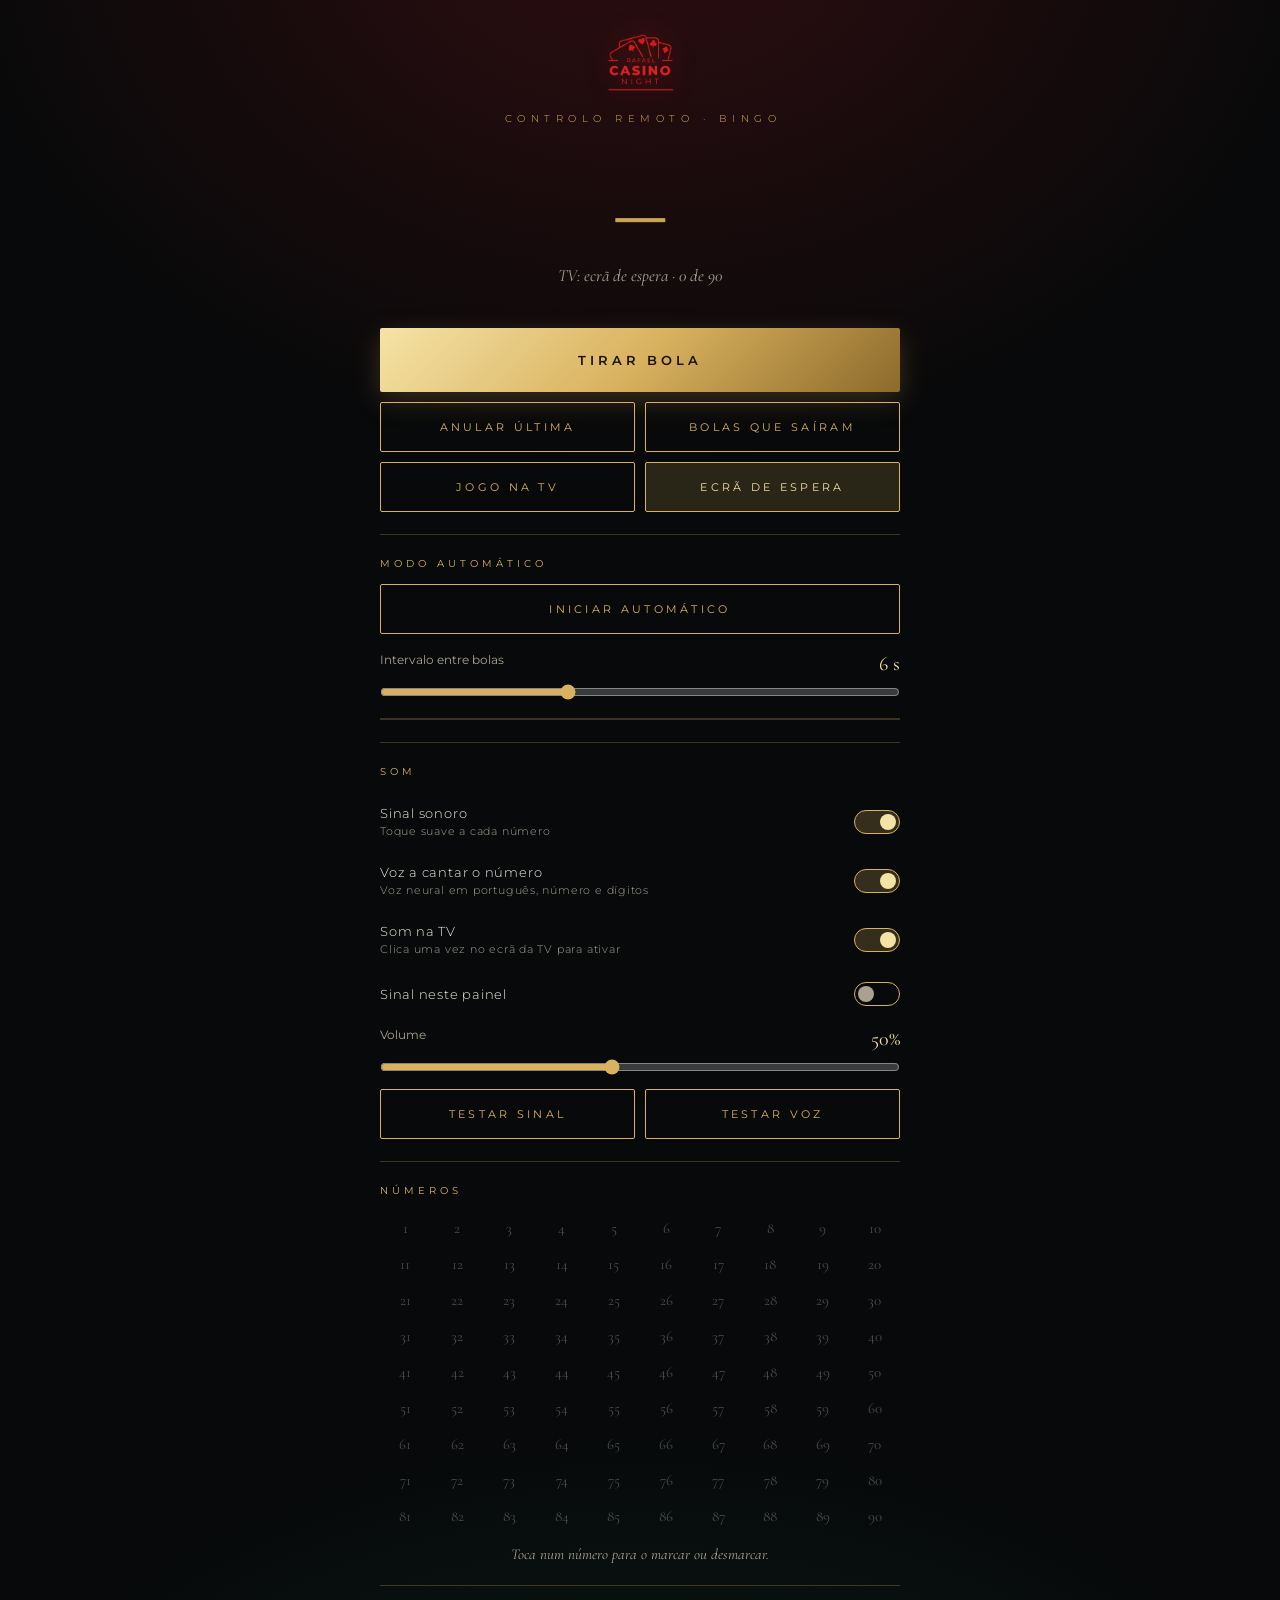
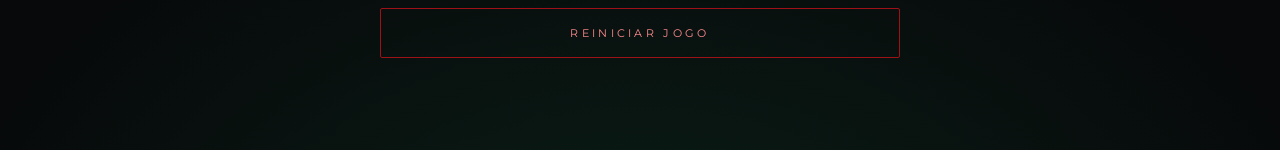
<file: bingo-admin.html>
<!DOCTYPE html>
<html lang="pt">
<head>
<meta charset="utf-8">
<title>Bingo · Controlo Remoto</title>
<meta name="viewport" content="width=device-width,initial-scale=1">
<link rel="icon" href="Cartas.png">
<link href="https://fonts.googleapis.com/css2?family=Cormorant+Garamond:ital,wght@0,300;0,400;0,600;1,300&family=Montserrat:wght@300;400;600&display=swap" rel="stylesheet">
<style>
:root{--bg:#07090a;--red:#e0222a;--red-d:#9d1117;--gold:#d9b25f;--gold-l:#f5e3a6;--gold-d:#8c6a2a;--ink:#f4efe3;--mute:#a9a291;
--serif:'Cormorant Garamond',Georgia,serif;--sans:'Montserrat',system-ui,sans-serif;--line:rgba(217,178,95,.25)}
*{box-sizing:border-box;margin:0;padding:0}
body{font-family:var(--sans);color:var(--ink);min-height:100vh;padding:28px 18px 70px;
background:radial-gradient(ellipse 80% 45% at 50% -5%,rgba(224,34,42,.18),transparent 70%),radial-gradient(ellipse 80% 40% at 50% 110%,rgba(20,90,60,.28),transparent 70%),var(--bg)}
main{max-width:520px;margin:auto}
header{text-align:center;margin-bottom:26px}
header img{height:70px;filter:drop-shadow(0 0 14px rgba(224,34,42,.4))}
.cap{font-size:10px;font-weight:300;letter-spacing:.55em;text-transform:uppercase;color:var(--gold);padding-left:.55em;margin-top:10px}
.sec{border-top:1px solid var(--line);padding:22px 0}
.lbl{font-size:10px;letter-spacing:.4em;text-transform:uppercase;color:var(--gold);margin-bottom:14px}
.now{text-align:center}
#cur{font-family:var(--serif);font-weight:300;font-size:110px;line-height:1;background:linear-gradient(180deg,var(--gold-l),var(--gold) 55%,var(--gold-d));-webkit-background-clip:text;background-clip:text;color:transparent}
#st{font-family:var(--serif);font-style:italic;font-size:17px;color:var(--mute);margin-top:4px}
#lst{font-family:var(--serif);font-size:19px;color:var(--mute);min-height:26px;margin-top:6px;letter-spacing:.1em}
.btn{width:100%;cursor:pointer;font:400 11px var(--sans);letter-spacing:.3em;text-transform:uppercase;padding:17px 10px;border-radius:2px;color:var(--gold);background:none;border:1px solid var(--gold);transition:.25s}
.btn:hover{background:rgba(217,178,95,.1)}
.btn.on{background:rgba(217,178,95,.16);color:var(--gold-l)}
.btn.main{color:#1a1204;font-weight:600;font-size:13px;padding:24px 10px;border:0;background:linear-gradient(135deg,var(--gold-l),var(--gold) 50%,var(--gold-d));box-shadow:0 8px 28px rgba(217,178,95,.22)}
.btn.main:hover{filter:brightness(1.08)}
.btn.red{color:#ff8a8f;border-color:var(--red-d)}
.btn.red:hover{background:rgba(224,34,42,.12)}
.g2{display:grid;grid-template-columns:1fr 1fr;gap:10px;margin-top:10px}
.g3{display:grid;grid-template-columns:repeat(3,1fr);gap:10px}
.row{display:flex;align-items:center;justify-content:space-between;gap:14px;padding:13px 0;font-size:13px;font-weight:300;letter-spacing:.06em}
.row small{display:block;color:var(--mute);font-size:11px;margin-top:3px}
.sw{position:relative;width:46px;height:24px;flex:none}
.sw input{position:absolute;inset:0;opacity:0;width:100%;height:100%;cursor:pointer;z-index:2}
.sw i{position:absolute;inset:0;border-radius:20px;border:1px solid var(--gold);transition:.2s}
.sw i::after{content:"";position:absolute;top:3px;left:3px;width:16px;height:16px;border-radius:50%;background:var(--mute);transition:.2s}
.sw input:checked+i{background:rgba(217,178,95,.22)}
.sw input:checked+i::after{left:25px;background:var(--gold-l)}
input[type=range]{width:100%;accent-color:var(--gold);margin:8px 0 2px}
.rv{display:flex;justify-content:space-between;font-size:12px;color:var(--mute)}
.rv b{color:var(--gold-l);font-weight:400;font-family:var(--serif);font-size:20px}
.bar{height:2px;background:var(--line);margin-top:14px;overflow:hidden}
.bar div{height:100%;width:0;background:var(--gold)}
#grid{display:grid;grid-template-columns:repeat(10,1fr);gap:2px}
#grid div{text-align:center;padding:8px 0;font-family:var(--serif);font-size:15px;color:#4d4d46;cursor:pointer;border-radius:50%}
#grid div.hit{color:var(--gold-l);background:rgba(217,178,95,.14)}
.hint{font-family:var(--serif);font-style:italic;color:var(--mute);font-size:15px;text-align:center;margin-top:12px}
</style>
</head>
<body>
<main>
<header><img src="Logo do Evento.png" alt=""><div class="cap">Controlo Remoto · Bingo</div></header>

<div class="now">
  <div id="cur">–</div>
  <div id="st"></div>
  <div id="lst"></div>
</div>

<div class="sec" style="border:0;padding-top:10px">
  <button class="btn main" id="draw">Tirar bola</button>
  <div class="g2"><button class="btn" id="undo">Anular última</button><button class="btn" id="hist">Bolas que saíram</button></div>
  <div class="g2"><button class="btn" id="start">Jogo na TV</button><button class="btn" id="idleBtn">Ecrã de espera</button></div>
</div>

<div class="sec">
  <div class="lbl">Modo automático</div>
  <button class="btn" id="auto">Iniciar automático</button>
  <div class="rv" style="margin-top:18px"><span>Intervalo entre bolas</span><b id="ivl"></b></div>
  <input type="range" id="speed" min="1" max="15" step="1">
  <div class="bar"><div id="prog"></div></div>
</div>

<div class="sec">
  <div class="lbl">Som</div>
  <div class="row"><div>Sinal sonoro<small>Toque suave a cada número</small></div><label class="sw"><input type="checkbox" id="sound"><i></i></label></div>
  <div class="row"><div>Voz a cantar o número<small>Voz neural em português, número e dígitos</small></div><label class="sw"><input type="checkbox" id="voice"><i></i></label></div>
  <div class="row"><div>Som na TV<small>Clica uma vez no ecrã da TV para ativar</small></div><label class="sw"><input type="checkbox" id="soundTv"><i></i></label></div>
  <div class="row"><div>Sinal neste painel</div><label class="sw"><input type="checkbox" id="soundHere"><i></i></label></div>
  <div class="rv" style="margin-top:8px"><span>Volume</span><b id="vv"></b></div>
  <input type="range" id="vol" min="0.1" max="1" step="0.05">
  <div class="g2"><button class="btn" id="test">Testar sinal</button><button class="btn" id="testv">Testar voz</button></div>
</div>

<div class="sec">
  <div class="lbl">Números</div>
  <div id="grid"></div>
  <p class="hint">Toca num número para o marcar ou desmarcar.</p>
</div>

<div class="sec"><button class="btn red" id="reset">Reiniciar jogo</button></div>
</main>

<script>
const KEY='bingo_state',CH='bingo_channel',$=id=>document.getElementById(id);
let ch;try{ch=new BroadcastChannel(CH)}catch(e){}
const def={phase:'idle',drawn:[],history:false,sound:true,soundTv:true,soundHere:false,voice:true,volume:.5,speed:6,seq:0,lastEvent:''};
let st;try{st=JSON.parse(localStorage.getItem(KEY))}catch(e){}
st=Object.assign({},def,st||{});st.speed=Math.min(15,Math.max(1,st.speed));
let autoOn=false,nextAt=0,timer=null;

let actx;
function chime(vol){
  try{actx=actx||new (window.AudioContext||window.webkitAudioContext)();actx.resume();
  const c=actx,t=c.currentTime,out=c.createGain(),lp=c.createBiquadFilter();
  lp.type='lowpass';lp.frequency.value=1800;out.connect(lp);lp.connect(c.destination);
  out.gain.setValueAtTime(0,t);out.gain.linearRampToValueAtTime(Math.max(.01,vol)*.35,t+.12);out.gain.exponentialRampToValueAtTime(.0008,t+2.6);
  [[523.25,0],[783.99,.18]].forEach(([f,d])=>{const o=c.createOscillator(),g=c.createGain();o.type='sine';o.frequency.value=f;g.gain.value=d?.6:1;o.connect(g);g.connect(out);o.start(t+d);o.stop(t+2.7)})}catch(e){}
}
function save(ev){st.lastEvent=ev||'';if(ev==='draw')st.seq++;localStorage.setItem(KEY,JSON.stringify(st));ch&&ch.postMessage(st);ui()}
function ui(){
  const d=st.drawn;
  $('cur').textContent=d.length?d[d.length-1]:'–';
  $('st').textContent='TV: '+(st.phase==='playing'?(st.history?'bolas que saíram':'jogo'):'ecrã de espera')+' · '+d.length+' de 90';
  $('lst').textContent=d.length>1?d.slice(-6,-1).reverse().join('  ·  '):'';
  $('hist').classList.toggle('on',!!st.history);
  $('start').classList.toggle('on',st.phase==='playing'&&!st.history);
  $('idleBtn').classList.toggle('on',st.phase!=='playing');
  $('auto').textContent=autoOn?'Parar automático':'Iniciar automático';$('auto').classList.toggle('on',autoOn);
  ['sound','soundTv','soundHere','voice'].forEach(k=>$(k).checked=!!st[k]);
  $('vol').value=st.volume;$('vv').textContent=Math.round(st.volume*100)+'%';
  $('speed').value=st.speed;$('ivl').textContent=st.speed+' s';
  for(let i=1;i<=90;i++)$('g'+i).className=d.includes(i)?'hit':'';
}
for(let i=1;i<=90;i++){const e=document.createElement('div');e.id='g'+i;e.textContent=i;
  e.onclick=()=>{const k=st.drawn.indexOf(i);k>=0?st.drawn.splice(k,1):st.drawn.push(i);save()};$('grid').appendChild(e)}

function draw(){
  const left=[];for(let i=1;i<=90;i++)if(!st.drawn.includes(i))left.push(i);
  if(!left.length){stopAuto();return false}
  st.drawn.push(left[Math.floor(Math.random()*left.length)]);
  st.phase='playing';st.history=false;save('draw');
  if(st.sound&&st.soundHere)chime(st.volume);
  if(left.length===1)stopAuto();
  return true;
}
function tick(){
  if(!autoOn)return;
  const total=st.speed*1000,rem=nextAt-Date.now();
  $('prog').style.width=Math.max(0,Math.min(100,(1-rem/total)*100))+'%';
  if(rem<=0){if(draw()&&autoOn)nextAt=Date.now()+st.speed*1000}
}
function startAuto(){autoOn=true;nextAt=Date.now()+st.speed*1000;timer=setInterval(tick,100);ui()}
function stopAuto(){autoOn=false;clearInterval(timer);$('prog').style.width='0';ui()}

$('draw').onclick=()=>{draw();if(autoOn)nextAt=Date.now()+st.speed*1000};
$('auto').onclick=()=>autoOn?stopAuto():(st.phase='playing',st.history=false,save(),startAuto());
$('start').onclick=()=>{st.phase='playing';st.history=false;save()};
$('idleBtn').onclick=()=>{st.phase='idle';st.history=false;save()};
$('hist').onclick=()=>{st.phase='playing';st.history=!st.history;save()};
$('undo').onclick=()=>{st.drawn.pop();save()};
['sound','soundTv','soundHere','voice'].forEach(k=>$(k).onchange=e=>{st[k]=e.target.checked;save()});
$('vol').oninput=e=>{st.volume=+e.target.value;save()};
$('speed').oninput=e=>{st.speed=+e.target.value;if(autoOn)nextAt=Date.now()+st.speed*1000;save()};
$('test').onclick=()=>{if(st.soundHere)chime(st.volume);ch&&ch.postMessage({test:'chime',volume:st.volume})};
$('testv').onclick=()=>ch&&ch.postMessage({test:'voice',n:47});
$('reset').onclick=()=>{if(confirm('Reiniciar o jogo? Todas as bolas serão apagadas.')){stopAuto();st=Object.assign({},st,{phase:'idle',drawn:[],history:false});save()}};
document.addEventListener('keydown',e=>{if(e.code==='Space'&&!/INPUT|BUTTON/.test(e.target.tagName)){e.preventDefault();$('draw').click()}});
save();
</script>
</body>
</html>
</file>
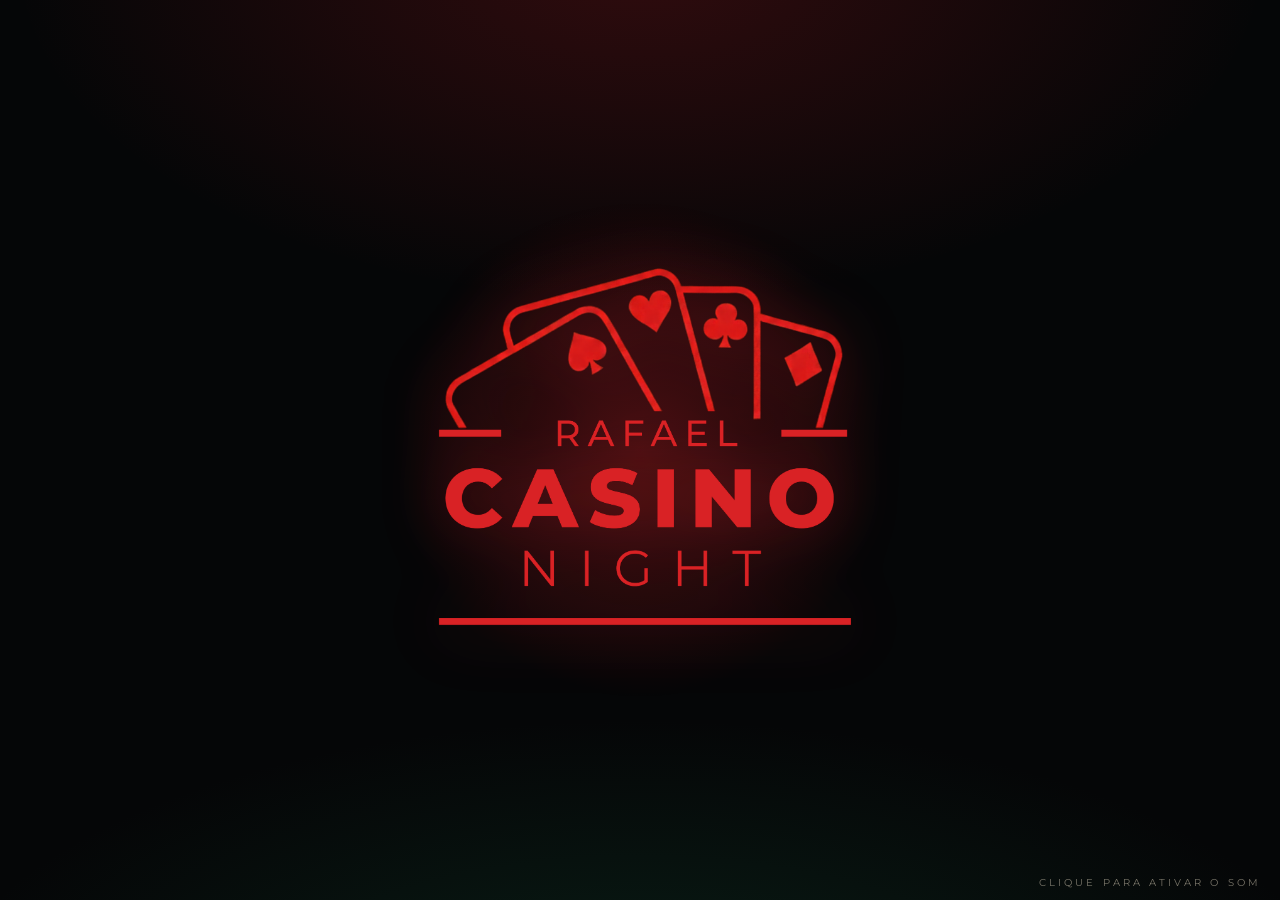
<file: display.html>
<!DOCTYPE html>
<html lang="pt">
<head>
<meta charset="utf-8">
<title>Rafael Casino Night</title>
<meta name="viewport" content="width=device-width,initial-scale=1">
<link rel="icon" href="Cartas.png">
<link href="https://fonts.googleapis.com/css2?family=Cormorant+Garamond:ital,wght@0,300;0,400;0,600;0,700;1,300;1,400&family=Montserrat:wght@300;400;500&display=swap" rel="stylesheet">
<style>
:root{--bg:#050607;--red:#e0222a;--red-d:#8c0f15;--gold:#d9b25f;--gold-l:#f5e3a6;--gold-d:#8c6a2a;--ink:#f4efe3;--mute:#a9a291;
--serif:'Cormorant Garamond',Georgia,serif;--sans:'Montserrat',system-ui,sans-serif;
--goldt:linear-gradient(180deg,#fffaf0,var(--gold-l) 35%,var(--gold) 70%,var(--gold-d));
--goldb:linear-gradient(135deg,var(--gold-l),var(--gold) 30%,var(--gold-d) 60%,var(--gold-l))}
*{box-sizing:border-box;margin:0;padding:0}
html,body{height:100%;overflow:hidden;color:var(--ink);font-family:var(--sans);cursor:none;font-variant-numeric:lining-nums}
body{background:radial-gradient(ellipse 70% 55% at 50% -5%,rgba(224,34,42,.20),transparent 70%),radial-gradient(ellipse 80% 50% at 50% 115%,rgba(20,90,60,.30),transparent 70%),var(--bg)}
#dust{position:fixed;inset:0;pointer-events:none;overflow:hidden;z-index:1}
#dust i{position:absolute;bottom:-10px;width:.3vw;height:.3vw;border-radius:50%;background:var(--gold-l);opacity:0;animation:up linear infinite}
@keyframes up{0%{transform:translateY(0);opacity:0}15%{opacity:.6}85%{opacity:.3}100%{transform:translateY(-108vh) translateX(3vw);opacity:0}}
.screen{position:fixed;inset:0;opacity:0;visibility:hidden;transition:opacity 1.1s ease,visibility 1.1s;overflow:hidden}
.screen.on{opacity:1;visibility:visible}

/* ---------- espera ---------- */
#idle{display:flex;align-items:center;justify-content:center}
#idle .halo{position:absolute;width:60vh;height:60vh;border-radius:50%;background:radial-gradient(circle,rgba(224,34,42,.28),transparent 65%);animation:breathe 7s ease-in-out infinite}
#idle .logo{position:relative;height:50vh;max-width:70vw;object-fit:contain;filter:drop-shadow(0 0 2.5vw rgba(224,34,42,.4));animation:breathe 7s ease-in-out infinite}
@keyframes breathe{50%{transform:scale(1.035);opacity:.92}}

/* ---------- cenário de casino (jogo + histórico) ---------- */
.stage{background:
 radial-gradient(ellipse 55% 60% at 50% 52%,rgba(224,34,42,.22),transparent 70%),
 radial-gradient(ellipse 90% 40% at 50% 112%,rgba(14,110,70,.38),transparent 70%),
 linear-gradient(180deg,#0a0405,#050607 40%,#04100b)}
.curtain{position:absolute;top:0;bottom:0;width:13vw;pointer-events:none;
 background:repeating-linear-gradient(90deg,#3d0407 0,#a8121b 1.1vw,#e0222a 1.5vw,#a8121b 1.9vw,#3d0407 3vw);
 -webkit-mask-image:linear-gradient(90deg,#000 20%,transparent);mask-image:linear-gradient(90deg,#000 20%,transparent);opacity:.75;animation:sway 9s ease-in-out infinite}
.curtain.l{left:0}
.curtain.r{right:0;transform:scaleX(-1);animation-name:sway2}
.curtain::after{content:"";position:absolute;inset:0;background:linear-gradient(180deg,rgba(0,0,0,.7),transparent 30%,transparent 70%,rgba(0,0,0,.8))}
@keyframes sway{50%{filter:brightness(1.18)}}
@keyframes sway2{50%{filter:brightness(1.18)}}
.cone{position:absolute;top:-4vh;left:50%;width:70vw;height:104vh;margin-left:-35vw;pointer-events:none;
 background:conic-gradient(from 180deg at 50% 0,transparent 0 163deg,rgba(255,226,160,.13) 172deg,rgba(255,240,200,.2) 180deg,rgba(255,226,160,.13) 188deg,transparent 197deg 360deg);filter:blur(.6vh);animation:cone 8s ease-in-out infinite}
@keyframes cone{50%{opacity:.6}}
.mq{position:absolute;pointer-events:none;
 background-image:radial-gradient(circle,#fff3c4 0 18%,var(--gold) 34%,rgba(217,178,95,0) 62%)}
.mq.t,.mq.b{left:3.6vw;right:3.6vw;height:1.6vh;background-size:2.4vw 100%;background-repeat:repeat-x}
.mq.l,.mq.r{top:3.4vh;bottom:3.4vh;width:1.6vh;background-size:100% 2.4vw;background-repeat:repeat-y}
.mq.t{top:2.2vh}.mq.b{bottom:2.2vh}.mq.l{left:1.8vw}.mq.r{right:1.8vw}
.mq.x{background-position:0 0;animation:bulbA 1.6s steps(1) infinite}
.mq.y{animation:bulbB 1.6s steps(1) infinite}
.mq.t.y,.mq.b.y{background-position:1.2vw 0}.mq.l.y,.mq.r.y{background-position:0 1.2vw}
@keyframes bulbA{0%{opacity:1}50%{opacity:.18}}
@keyframes bulbB{0%{opacity:.18}50%{opacity:1}}
.rim{position:absolute;inset:4.6vh 3.4vw;border:1px solid rgba(217,178,95,.4);pointer-events:none}
.rim::after{content:"";position:absolute;inset:.8vh .5vw;border:1px solid rgba(217,178,95,.15)}
.orn{position:absolute;color:var(--gold);font-size:2vw;line-height:1;z-index:3;text-shadow:0 0 1.5vh rgba(217,178,95,.6)}
.orn.a{top:6.2vh;left:5vw}.orn.b{top:6.2vh;right:5vw}.orn.c{bottom:6.2vh;left:5vw}.orn.d{bottom:6.2vh;right:5vw}
.orn.b,.orn.d{color:var(--red);text-shadow:0 0 1.5vh rgba(224,34,42,.7)}

.col{position:absolute;inset:6.6vh 9vw 6.6vh;display:flex;flex-direction:column;align-items:center;justify-content:space-between;gap:0;z-index:3}
#game .mid{flex:1 1 0;min-height:0;padding:2vh 0 3vh;width:100%;display:flex;align-items:center;justify-content:center}
#history .mid{flex:none;height:66vh;width:100%;display:flex;align-items:center;justify-content:center}
.brand{flex:none;display:flex;justify-content:center;align-items:center}
.brand img{height:11vh;max-width:40vw;object-fit:contain;filter:drop-shadow(0 0 2vh rgba(224,34,42,.55))}

/* medalhão central */
#ring{position:relative;height:min(50vh,100%);aspect-ratio:1/1;flex:none;display:flex;align-items:center;justify-content:center;animation:float2 7s ease-in-out infinite}
@keyframes float2{50%{transform:translateY(-.9vh)}}
#ring .gold{position:absolute;inset:0;border-radius:50%;
 background:conic-gradient(from 0deg,#8c6a2a,#f5e3a6,#d9b25f,#8c6a2a,#f5e3a6,#d9b25f,#8c6a2a,#f5e3a6,#d9b25f,#8c6a2a);
 box-shadow:0 0 10vh rgba(224,34,42,.45),0 0 3.5vh rgba(217,178,95,.4),0 3.5vh 7vh rgba(0,0,0,.8);animation:spin 28s linear infinite}
#ring .ticks{position:absolute;inset:1.1vh;border-radius:50%;background:repeating-conic-gradient(#2a1c07 0 1.2deg,transparent 1.2deg 6deg);
 -webkit-mask-image:radial-gradient(circle,transparent 93.5%,#000 94%,#000 99%,transparent 99.5%);mask-image:radial-gradient(circle,transparent 93.5%,#000 94%,#000 99%,transparent 99.5%);animation:spin 28s linear infinite reverse}
#ring .face{position:absolute;inset:2.6vh;border-radius:50%;
 background:radial-gradient(circle at 34% 22%,#ff6a70 0,var(--red) 20%,#ae131a 52%,#58080c 88%,#2c0306 100%);
 box-shadow:inset 0 0 0 .5vh rgba(245,227,166,.9),inset 0 0 0 1.2vh rgba(110,8,13,.95),inset 0 0 0 1.45vh rgba(217,178,95,.5),inset 0 -5vh 9vh rgba(0,0,0,.5),inset 0 3.5vh 7vh rgba(255,170,170,.16)}
#ring .sheen{position:absolute;inset:2.6vh;border-radius:50%;overflow:hidden}
#ring .sheen::before{content:"";position:absolute;top:-20%;bottom:-20%;width:26%;left:-40%;background:linear-gradient(100deg,transparent,rgba(255,255,255,.22),transparent);transform:skewX(-14deg);animation:sweep 6s ease-in-out infinite}
@keyframes sweep{0%,55%{left:-40%}100%{left:130%}}
@keyframes spin{to{transform:rotate(360deg)}}
#num{position:relative;z-index:2;font-family:var(--serif);font-weight:700;font-size:30vh;line-height:1;letter-spacing:-.01em;
 background:linear-gradient(180deg,#fffdf6 0%,var(--gold-l) 42%,var(--gold) 100%);-webkit-background-clip:text;background-clip:text;color:transparent;
 filter:drop-shadow(0 .7vh .5vh rgba(50,0,0,.7)) drop-shadow(0 0 2.2vh rgba(255,220,150,.3))}
#num.in{animation:numin 1.2s cubic-bezier(.2,.9,.2,1)}
@keyframes numin{0%{opacity:0;transform:scale(.55) rotate(-8deg);filter:blur(1.8vh)}60%{transform:scale(1.07)}100%{opacity:1;transform:none}}
#wait{position:relative;z-index:2;font-family:var(--serif);font-style:italic;font-weight:300;font-size:3.6vw;color:var(--gold-l);text-shadow:0 .4vh 1.2vh rgba(0,0,0,.7)}
#burst{position:absolute;inset:0;border-radius:50%;border:.5vh solid var(--gold-l);opacity:0;pointer-events:none;z-index:2}
#burst.go{animation:burst 1.4s ease-out}
@keyframes burst{0%{opacity:.9;transform:scale(1);box-shadow:0 0 4vh var(--gold)}100%{opacity:0;transform:scale(1.2);box-shadow:0 0 12vh transparent}}

/* placas laterais */
.plaque{position:absolute;top:53%;width:15vw;margin-top:-10vh;height:20vh;display:flex;flex-direction:column;align-items:center;justify-content:center;z-index:3;
 background:linear-gradient(180deg,rgba(20,8,9,.85),rgba(6,6,6,.9));border:1px solid rgba(217,178,95,.55);box-shadow:0 0 4vh rgba(0,0,0,.6),inset 0 0 3vh rgba(217,178,95,.08)}
.plaque::before{content:"";position:absolute;inset:.7vh;border:1px solid rgba(217,178,95,.2);pointer-events:none}
.plaque.l{left:11vw}.plaque.r{right:11vw}
.plaque small{font-size:.75vw;letter-spacing:.5em;text-transform:uppercase;color:var(--gold);padding-left:.5em}
.plaque b{font-family:var(--serif);font-weight:600;font-size:9vh;line-height:1.05;margin-top:.8vh;background:var(--goldt);-webkit-background-clip:text;background-clip:text;color:transparent}
.plaque.r b{background:linear-gradient(180deg,#fff,var(--ink) 40%,var(--mute));-webkit-background-clip:text;background-clip:text}

/* últimas bolas */
#rail{flex:none;position:relative;z-index:5;display:flex;flex-direction:column;align-items:center}
#rail .lab{font-size:.78vw;letter-spacing:.6em;text-transform:uppercase;color:var(--gold);padding-left:.6em;margin-bottom:1.6vh;display:flex;align-items:center;gap:1.2vw}
#rail .lab::before,#rail .lab::after{content:"";width:6vw;height:1px;background:linear-gradient(90deg,transparent,var(--gold))}
#rail .lab::after{transform:scaleX(-1)}
#prev{display:flex;gap:2.2vw;align-items:center;min-height:10vh}
.chip{width:10vh;height:10vh;border-radius:50%;display:flex;align-items:center;justify-content:center;position:relative;font-family:var(--serif);font-weight:700;font-size:4.8vh;color:var(--gold-l);
 background:radial-gradient(circle at 34% 24%,#ff6a70,var(--red) 28%,#8c0f15 80%,#3a0509);
 box-shadow:0 0 0 .4vh var(--gold),0 0 0 .8vh rgba(5,6,7,.95),0 0 0 .95vh rgba(217,178,95,.4),0 1.2vh 3vh rgba(0,0,0,.7);text-shadow:0 .3vh .6vh rgba(0,0,0,.7)}
.chip::before{content:"";position:absolute;inset:.5vh;border-radius:50%;background:repeating-conic-gradient(rgba(245,227,166,.9) 0 8deg,transparent 8deg 30deg);
 -webkit-mask-image:radial-gradient(circle,transparent 82%,#000 84%);mask-image:radial-gradient(circle,transparent 82%,#000 84%)}
.chip::after{content:"";position:absolute;inset:1.3vh;border-radius:50%;border:1px solid rgba(245,227,166,.4)}
.chip:nth-child(2){filter:brightness(.85)}.chip:nth-child(3){filter:brightness(.7)}.chip:nth-child(4){filter:brightness(.55)}.chip:nth-child(5){filter:brightness(.4)}

#game .col{display:grid;grid-template-columns:24vw 1fr;grid-template-rows:auto minmax(0,1fr);align-items:center;justify-items:center;column-gap:2vw}
#game .brand{grid-column:1/-1;grid-row:1}
#game #rail{grid-column:1;grid-row:2}
#game .mid{grid-column:2;grid-row:2;height:100%;min-height:0}
#game #prev{flex-direction:column;gap:1.8vh}
#game .chip{width:9vh;height:9vh;font-size:4.2vh}
#game #rail .lab{margin-bottom:2.2vh}
/* ---------- histórico ---------- */
#history .title{flex:none;text-align:center;display:flex;align-items:center;justify-content:center;gap:1.6vw;font-family:var(--serif);font-size:1.7vw;letter-spacing:.55em;text-transform:uppercase;color:var(--gold-l)}
#history .title::before,#history .title::after{content:"";width:10vw;height:1px;background:linear-gradient(90deg,transparent,var(--gold))}
#history .title::after{transform:scaleX(-1)}
#grid{height:66vh;width:73.3vh;display:grid;grid-template-columns:repeat(10,1fr);grid-template-rows:repeat(9,1fr);gap:1vh .5vw}
#grid div{display:flex;align-items:center;justify-content:center;border-radius:50%;font-family:var(--serif);font-weight:600;font-size:3.4vh;color:rgba(244,239,227,.18);border:1px solid rgba(217,178,95,.14);min-width:0;min-height:0}
#grid div.hit{color:var(--gold-l);border-color:var(--gold);background:radial-gradient(circle at 34% 26%,#ff6a70,var(--red) 35%,#7d0d13);box-shadow:0 0 1.8vh rgba(224,34,42,.45),inset 0 0 0 .3vh rgba(5,6,7,.55)}
#grid div.now{background:var(--goldb);color:#2a1a04;border-color:#fff;box-shadow:0 0 3.5vh rgba(245,227,166,.8);animation:blink 1.4s ease-in-out infinite}
@keyframes blink{50%{transform:scale(1.08)}}
#snd{position:fixed;right:1.5vw;bottom:1.2vh;font-size:.8vw;letter-spacing:.3em;color:var(--mute);opacity:.7;display:none;text-transform:uppercase;z-index:9}
</style>
</head>
<body>
<div id="dust"></div>

<div class="screen on" id="idle">
  <div class="halo"></div>
  <img class="logo" src="Logo do Evento.png" alt="Rafael Casino Night">
</div>

<div class="screen stage" id="game">
  <div class="curtain l"></div><div class="curtain r"></div><div class="cone"></div>
  <div class="mq t x"></div><div class="mq t y"></div><div class="mq b x"></div><div class="mq b y"></div>
  <div class="mq l x"></div><div class="mq l y"></div><div class="mq r x"></div><div class="mq r y"></div>
  <div class="rim"></div>
  <span class="orn a">♠</span><span class="orn b">♥</span><span class="orn c">♣</span><span class="orn d">♦</span>
  <div class="col">
  <div class="brand"><img src="Logo do Evento.png" alt=""></div>
  <div class="mid">
  <div id="ring">
    <div id="burst"></div>
    <div class="gold"></div><div class="ticks"></div><div class="face"></div><div class="sheen"></div>
    <div id="num">–</div><div id="wait">Boa sorte</div>
  </div>
  </div>
  <div id="rail"><div class="lab">Últimas bolas</div><div id="prev"></div></div>
  </div>
</div>

<div class="screen stage" id="history">
  <div class="curtain l"></div><div class="curtain r"></div><div class="cone"></div>
  <div class="mq t x"></div><div class="mq t y"></div><div class="mq b x"></div><div class="mq b y"></div>
  <div class="mq l x"></div><div class="mq l y"></div><div class="mq r x"></div><div class="mq r y"></div>
  <div class="rim"></div>
  <span class="orn a">♠</span><span class="orn b">♥</span><span class="orn c">♣</span><span class="orn d">♦</span>
  <div class="col">
  <div class="brand"><img src="Logo do Evento.png" alt=""></div>
  <div class="title">Bolas que já saíram</div>
  <div class="mid"><div id="grid"></div></div>
  </div>
</div>
<div id="snd">Clique para ativar o som</div>

<script>
const KEY='bingo_state',CH='bingo_channel',$=id=>document.getElementById(id);
for(let i=0;i<30;i++){const e=document.createElement('i');e.style.left=Math.random()*100+'vw';e.style.animationDuration=(16+Math.random()*18)+'s';e.style.animationDelay=(-Math.random()*30)+'s';$('dust').appendChild(e)}
for(let i=1;i<=90;i++){const d=document.createElement('div');d.id='g'+i;d.textContent=i;$('grid').appendChild(d)}

/* ---- som suave ---- */
let actx;
function ac(){if(!actx){try{actx=new (window.AudioContext||window.webkitAudioContext)()}catch(e){}}return actx}
function chime(vol){
  const c=ac();if(!c||c.state!=='running')return;
  const t=c.currentTime,out=c.createGain(),lp=c.createBiquadFilter();
  lp.type='lowpass';lp.frequency.value=1800;out.connect(lp);lp.connect(c.destination);
  const peak=Math.max(.01,vol)*.35;
  out.gain.setValueAtTime(0,t);out.gain.linearRampToValueAtTime(peak,t+.12);out.gain.exponentialRampToValueAtTime(.0008,t+2.6);
  [[523.25,0],[783.99,.18]].forEach(([f,d])=>{const o=c.createOscillator(),g=c.createGain();o.type='sine';o.frequency.value=f;g.gain.value=d?.6:1;o.connect(g);g.connect(out);o.start(t+d);o.stop(t+2.7)});
}
/* ---- voz (ficheiros mp3 pre-gerados em audio/) ---- */
const clips={};
function clip(n){if(!clips[n]){const a=new Audio('audio/'+n+'.mp3');a.preload='auto';clips[n]=a}return clips[n]}
function preload(){for(let i=1;i<=90;i++)clip(i).load()}
let cur_audio=null;
function say(n){
  try{if(cur_audio){cur_audio.pause();cur_audio.currentTime=0}}catch(e){}
  const a=clip(n);cur_audio=a;a.currentTime=0;a.volume=1;a.play().catch(()=>{});
}
function hint(st){const need=st&&((st.sound&&st.soundTv)||st.voice)&&(!actx||actx.state!=='running');$('snd').style.display=need?'block':'none'}
function fs(){const d=document.documentElement;d.requestFullscreen&&!document.fullscreenElement&&d.requestFullscreen().catch(()=>{})}
document.addEventListener('click',()=>{preload();const c=ac();c&&c.resume().then(()=>hint(cur_st));fs()});
document.addEventListener('keydown',e=>{if(e.key==='f'||e.key==='F')fs()});

/* ---- estado ---- */
let cur_st=null,lastSeq=null;
function render(st){
  st=st||{phase:'idle',drawn:[]};cur_st=st;
  const drawn=st.drawn||[],cur=drawn[drawn.length-1];
  hint(st);
  ['idle','game','history'].forEach(x=>$(x).classList.remove('on'));
  if(st.phase!=='playing'){$('idle').classList.add('on');return}
  if(st.history){
    for(let i=1;i<=90;i++)$('g'+i).className='';
    drawn.forEach(n=>$('g'+n).className='hit');
    if(cur)$('g'+cur).className='now';
    $('history').classList.add('on');return;
  }
  $('game').classList.add('on');
  $('num').style.display=cur?'block':'none';$('wait').style.display=cur?'none':'block';
  const p=$('prev');p.innerHTML='';drawn.slice(-6,-1).reverse().forEach(n=>{const s=document.createElement('div');s.className='chip';s.textContent=n;p.appendChild(s)});
  $('rail').style.visibility=drawn.length>1?'visible':'hidden';
  if(cur&&$('num').textContent!=cur){
    $('num').textContent=cur;$('num').classList.remove('in');void $('num').offsetWidth;$('num').classList.add('in');
    $('burst').classList.remove('go');void $('burst').offsetWidth;$('burst').classList.add('go');
  }else if(cur)$('num').textContent=cur;
  if(st.lastEvent==='draw'&&st.seq!==lastSeq&&lastSeq!==null){
    if(st.sound&&st.soundTv)chime(st.volume??.5);
    if(st.voice)setTimeout(()=>say(cur),st.sound&&st.soundTv?700:0);
  }
  lastSeq=st.seq??0;
}
function load(){try{return JSON.parse(localStorage.getItem(KEY))}catch(e){return null}}
window.addEventListener('storage',e=>{if(e.key===KEY)render(load())});
try{new BroadcastChannel(CH).onmessage=e=>{const d=e.data;if(d&&d.test){if(d.test==='chime')chime(d.volume??.5);if(d.test==='voice')say(d.n||47);return}render(d)}}catch(e){}
const init=load();lastSeq=init?(init.seq??0):0;render(init);
</script>
</body>
</html>
</file>
